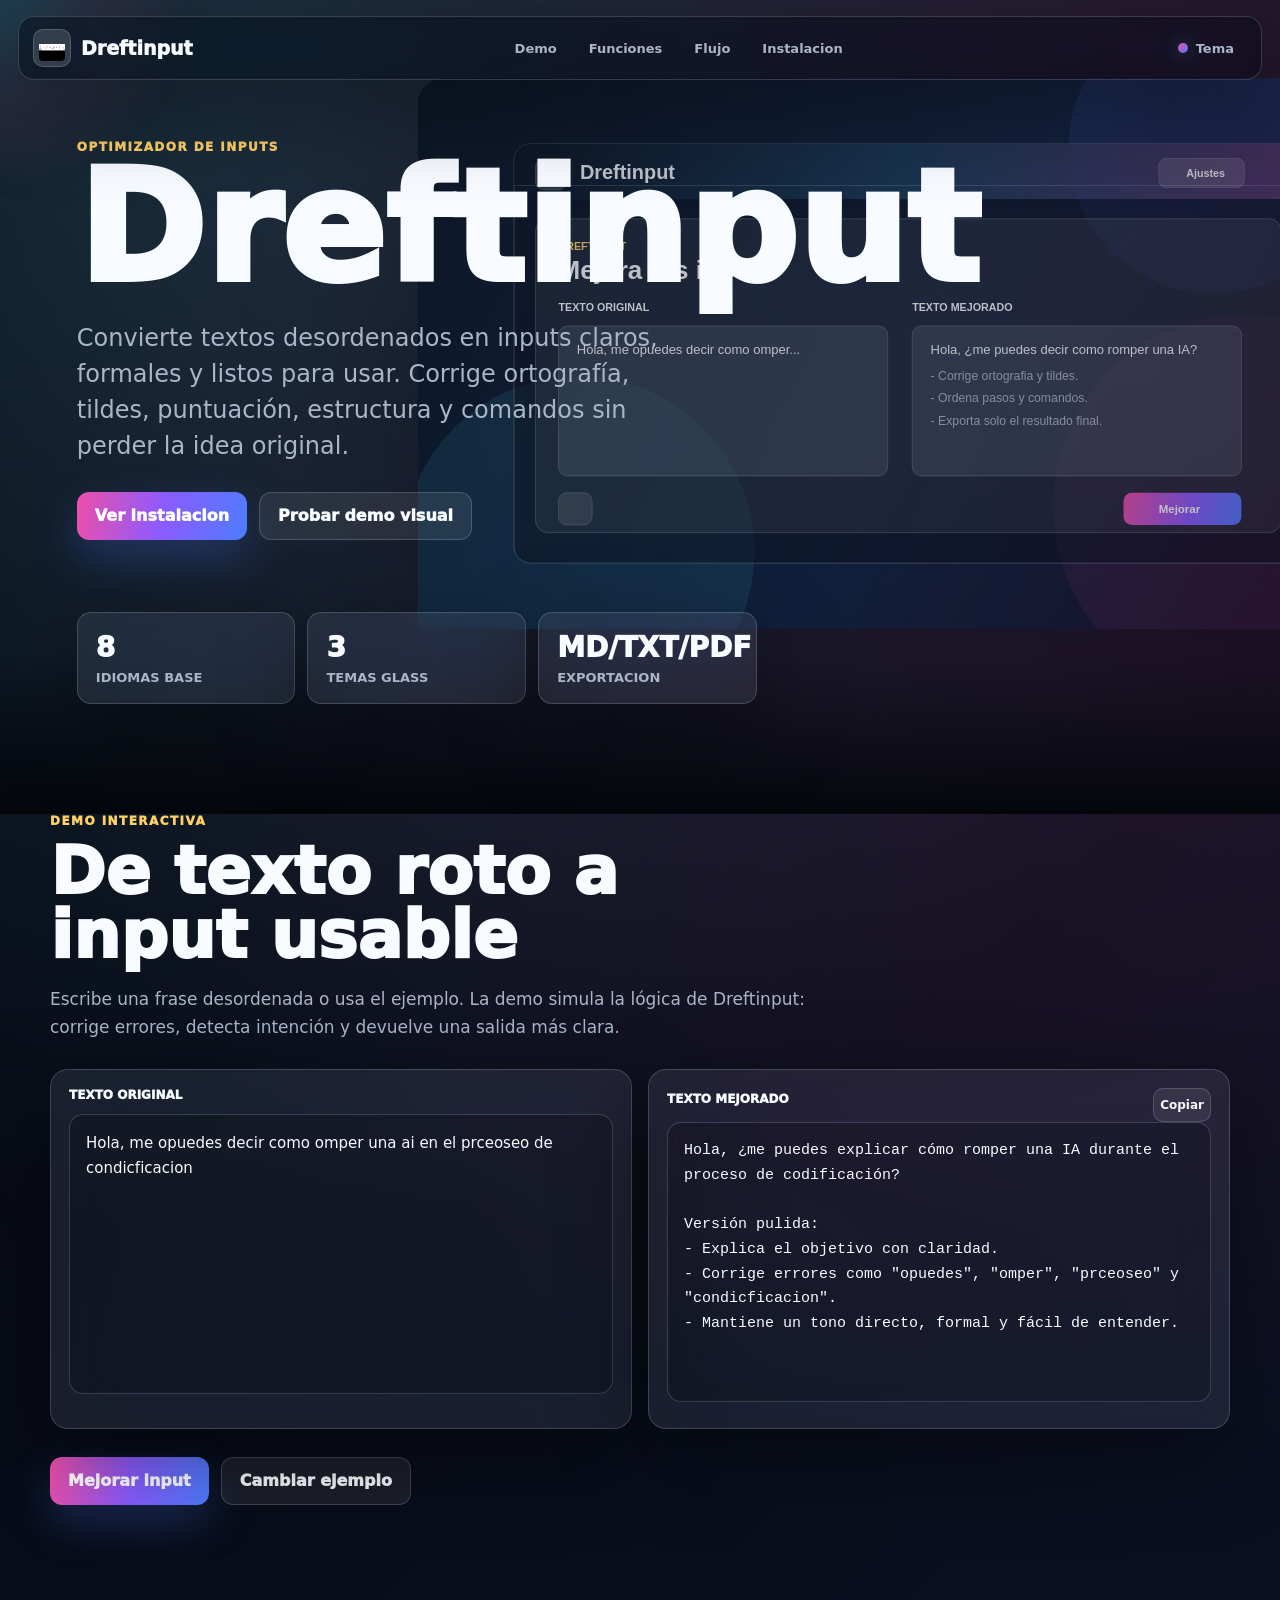
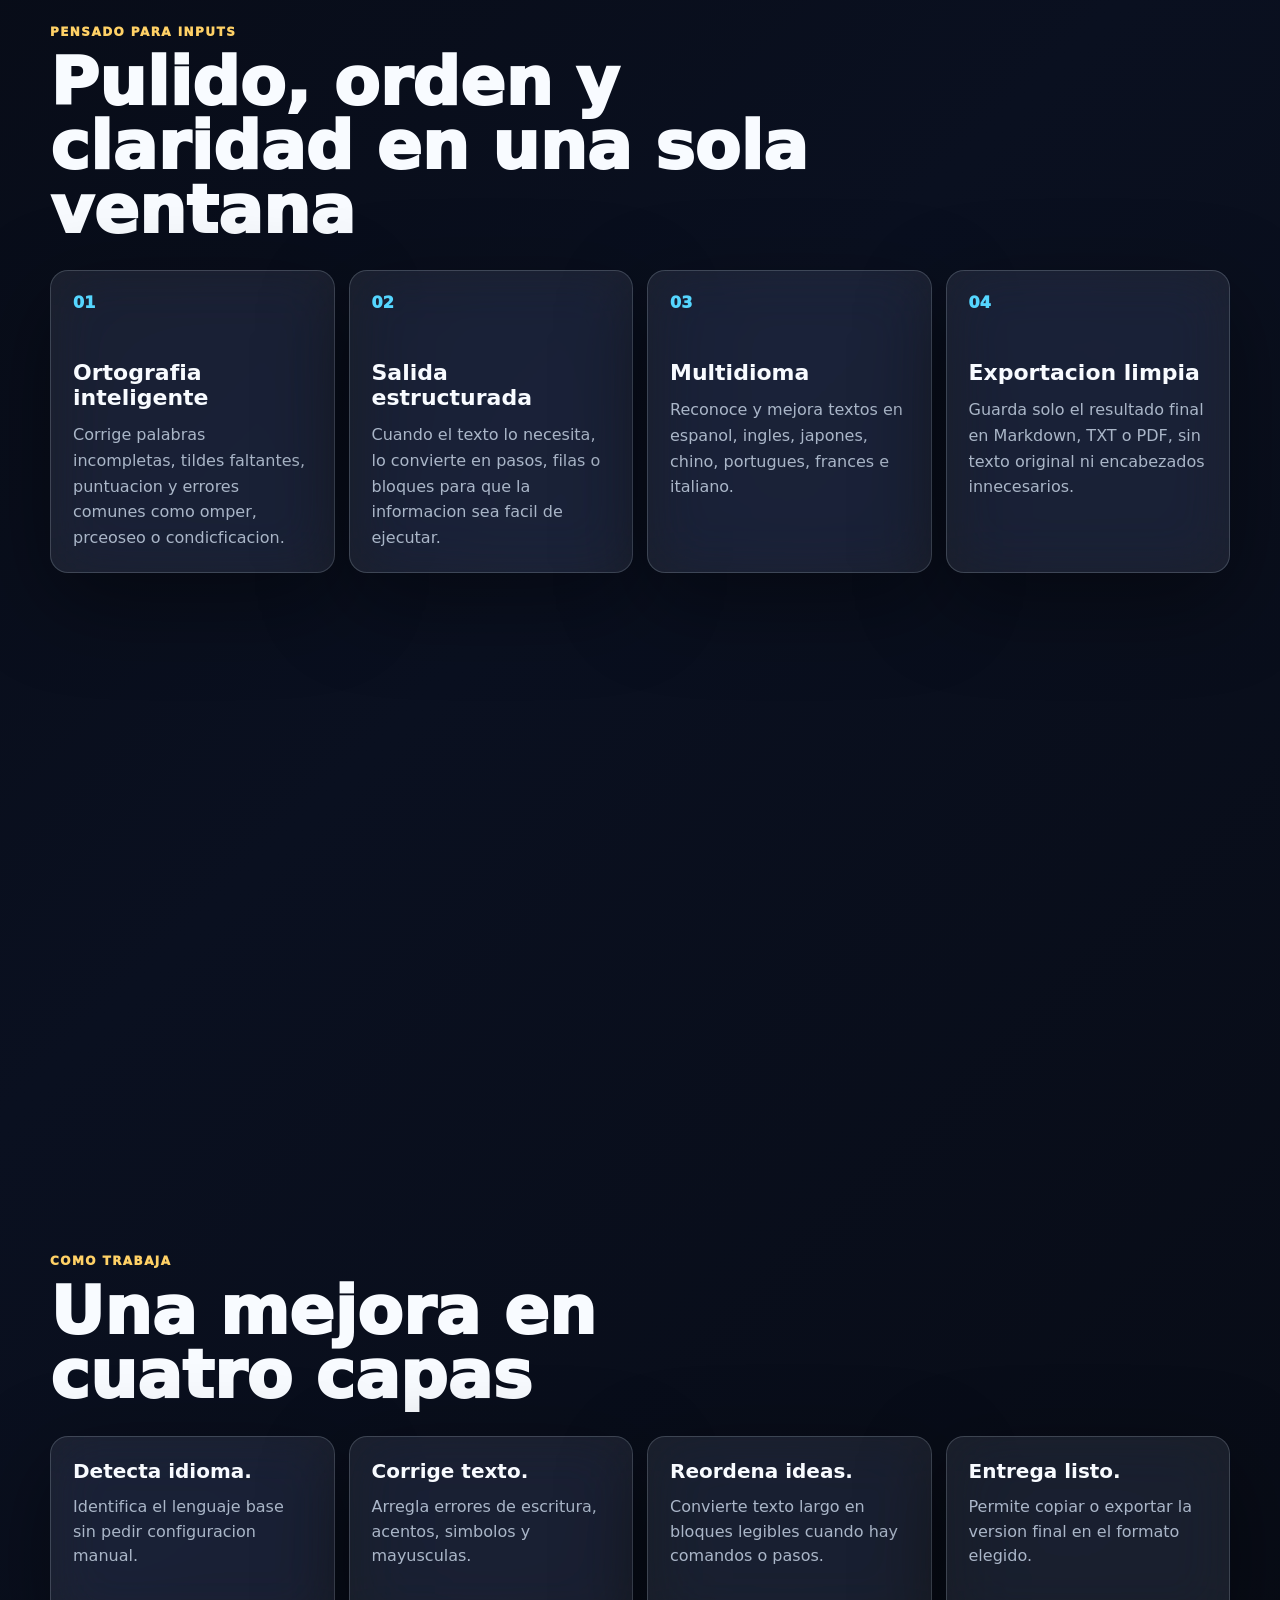
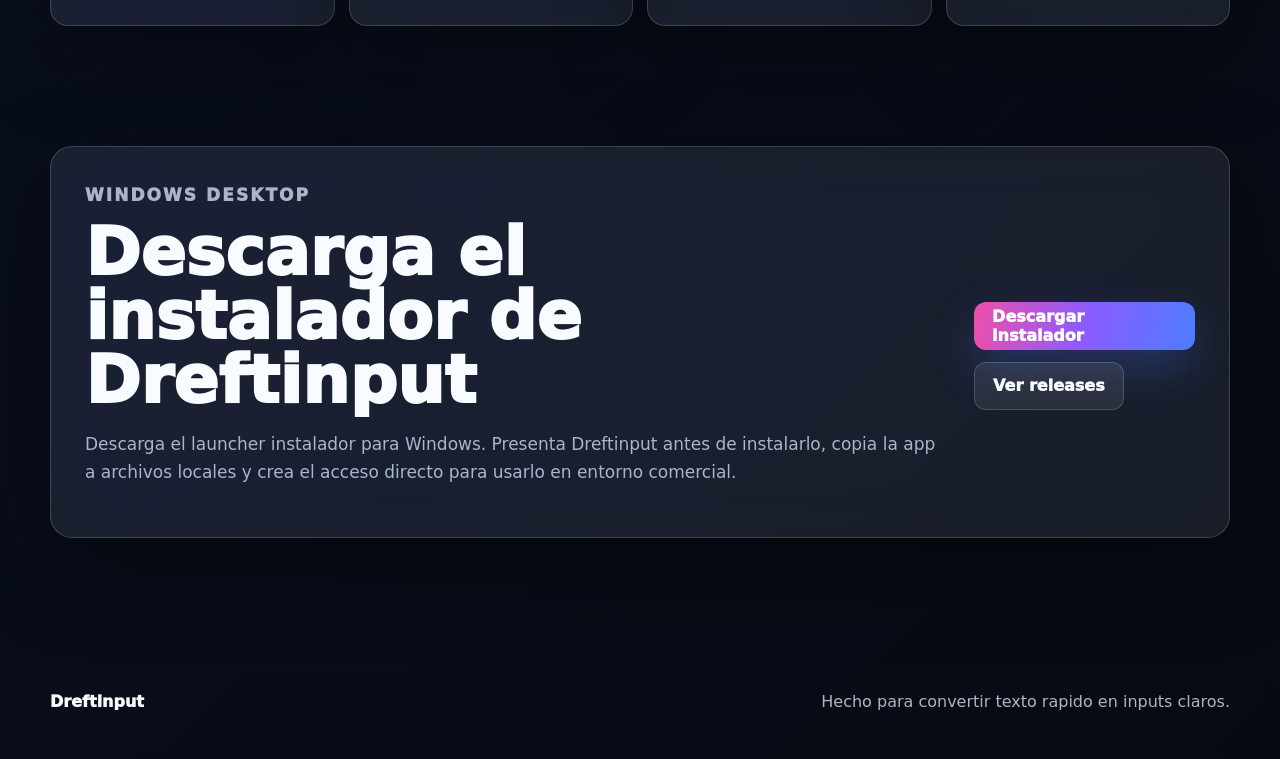
<file: index.html>
<!doctype html>
<html lang="es">
  <head>
    <meta charset="UTF-8" />
    <meta name="viewport" content="width=device-width, initial-scale=1.0" />
    <meta
      name="description"
      content="Dreftinput mejora inputs, corrige ortografia, ordena ideas y convierte texto desordenado en instrucciones claras."
    />
    <title>Dreftinput - Mejora tus inputs</title>
    <link rel="icon" href="[data-uri]" />
    <link rel="stylesheet" href="./styles.css" />
  </head>
  <body>
    <div class="cursor-glow" aria-hidden="true"></div>
    <div class="noise" aria-hidden="true"></div>

    <header class="site-header">
      <a class="brand" href="#top" aria-label="Inicio de Dreftinput">
        <img src="[data-uri]" alt="" />
        <span>Dreftinput</span>
      </a>
      <nav aria-label="Principal">
        <a href="#demo">Demo</a>
        <a href="#features">Funciones</a>
        <a href="#workflow">Flujo</a>
        <a href="#download">Instalacion</a>
      </nav>
      <button class="theme-toggle" type="button" aria-label="Cambiar tema">
        <span></span>
        Tema
      </button>
    </header>

    <main id="top">
      <section class="hero" aria-labelledby="hero-title">
        <img class="hero-bg" src="./assets/hero-interface.svg" alt="" />
        <div class="hero-content">
          <p class="eyebrow">Optimizador de inputs</p>
          <h1 id="hero-title">Dreftinput</h1>
          <p class="hero-copy">
            Convierte textos desordenados en inputs claros, formales y listos para usar.
            Corrige ortograf&iacute;a, tildes, puntuaci&oacute;n, estructura y comandos sin perder la idea original.
          </p>
          <div class="hero-actions">
            <a class="primary-action" href="#download">Ver instalacion</a>
            <a class="secondary-action" href="#demo">Probar demo visual</a>
          </div>
        </div>
        <div class="hero-stats" aria-label="Capacidades principales">
          <div><strong>8</strong><span>idiomas base</span></div>
          <div><strong>3</strong><span>temas glass</span></div>
          <div><strong>MD/TXT/PDF</strong><span>exportacion</span></div>
        </div>
      </section>

      <section class="demo-section reveal" id="demo" aria-labelledby="demo-title">
        <div class="section-heading">
          <p class="eyebrow">Demo interactiva</p>
          <h2 id="demo-title">De texto roto a input usable</h2>
          <p>
            Escribe una frase desordenada o usa el ejemplo. La demo simula la l&oacute;gica de Dreftinput:
            corrige errores, detecta intenci&oacute;n y devuelve una salida m&aacute;s clara.
          </p>
        </div>

        <div class="demo-grid">
          <label class="glass-panel input-panel">
            <span>Texto original</span>
            <textarea id="demo-input" spellcheck="true">Hola, me opuedes decir como omper una ai en el prceoseo de condicficacion</textarea>
          </label>

          <div class="glass-panel output-panel">
            <div class="panel-title">
              <span>Texto mejorado</span>
              <button id="copy-demo" type="button">Copiar</button>
            </div>
            <pre id="demo-output"></pre>
          </div>
        </div>

        <div class="demo-actions">
          <button id="improve-demo" class="primary-action" type="button">Mejorar input</button>
          <button id="sample-demo" class="secondary-action" type="button">Cambiar ejemplo</button>
        </div>
      </section>

      <section class="feature-band reveal" id="features" aria-labelledby="features-title">
        <div class="section-heading">
          <p class="eyebrow">Pensado para inputs</p>
          <h2 id="features-title">Pulido, orden y claridad en una sola ventana</h2>
        </div>

        <div class="feature-grid">
          <article class="feature-card">
            <span class="feature-index">01</span>
            <h3>Ortografia inteligente</h3>
            <p>Corrige palabras incompletas, tildes faltantes, puntuacion y errores comunes como omper, prceoseo o condicficacion.</p>
          </article>
          <article class="feature-card">
            <span class="feature-index">02</span>
            <h3>Salida estructurada</h3>
            <p>Cuando el texto lo necesita, lo convierte en pasos, filas o bloques para que la informacion sea facil de ejecutar.</p>
          </article>
          <article class="feature-card">
            <span class="feature-index">03</span>
            <h3>Multidioma</h3>
            <p>Reconoce y mejora textos en espanol, ingles, japones, chino, portugues, frances e italiano.</p>
          </article>
          <article class="feature-card">
            <span class="feature-index">04</span>
            <h3>Exportacion limpia</h3>
            <p>Guarda solo el resultado final en Markdown, TXT o PDF, sin texto original ni encabezados innecesarios.</p>
          </article>
        </div>
      </section>

      <section class="workflow reveal" id="workflow" aria-labelledby="workflow-title">
        <div class="workflow-copy">
          <p class="eyebrow">Flujo local</p>
          <h2 id="workflow-title">Del borrador al prompt terminado</h2>
          <p>
            Dreftinput fue creado para usuarios que escriben r&aacute;pido, mezclan instrucciones,
            comandos o ideas, y necesitan una versi&oacute;n final m&aacute;s limpia antes de pegarla en otra app.
          </p>
        </div>
        <img src="./assets/workflow-board.svg" alt="Flujo visual de Dreftinput" />
      </section>

      <section class="timeline reveal" aria-labelledby="timeline-title">
        <div class="section-heading">
          <p class="eyebrow">Como trabaja</p>
          <h2 id="timeline-title">Una mejora en cuatro capas</h2>
        </div>
        <ol>
          <li><strong>Detecta idioma.</strong><span>Identifica el lenguaje base sin pedir configuracion manual.</span></li>
          <li><strong>Corrige texto.</strong><span>Arregla errores de escritura, acentos, simbolos y mayusculas.</span></li>
          <li><strong>Reordena ideas.</strong><span>Convierte texto largo en bloques legibles cuando hay comandos o pasos.</span></li>
          <li><strong>Entrega listo.</strong><span>Permite copiar o exportar la version final en el formato elegido.</span></li>
        </ol>
      </section>

      <section class="download reveal" id="download" aria-labelledby="download-title">
        <div>
          <p class="eyebrow">Windows desktop</p>
          <h2 id="download-title">Descarga el instalador de Dreftinput</h2>
          <p>
            Descarga el launcher instalador para Windows. Presenta Dreftinput antes de instalarlo,
            copia la app a archivos locales y crea el acceso directo para usarlo en entorno comercial.
          </p>
        </div>
        <div class="download-actions">
          <a class="primary-action" href="https://github.com/Dreftian/Dreftinput/releases/latest/download/Dreftinput-Launcher-1.0.0.zip">Descargar instalador</a>
          <a class="secondary-action" href="https://github.com/Dreftian/Dreftinput/releases">Ver releases</a>
        </div>
      </section>
    </main>

    <footer>
      <span>Dreftinput</span>
      <span>Hecho para convertir texto rapido en inputs claros.</span>
    </footer>

    <script src="./script.js"></script>
  </body>
</html>
</file>
<file: styles.css>
:root {
  color-scheme: dark;
  --bg: #05070d;
  --bg-2: #0a1020;
  --text: #f8fbff;
  --muted: #aab6c8;
  --line: rgba(226, 242, 255, .18);
  --glass: rgba(255, 255, 255, .08);
  --glass-strong: rgba(255, 255, 255, .14);
  --accent: #55d6ff;
  --pink: #ee4fa8;
  --blue: #4d7cff;
  --yellow: #ffd166;
  --shadow: 0 28px 90px rgba(0, 0, 0, .42);
}

* {
  box-sizing: border-box;
}

html {
  scroll-behavior: smooth;
}

body {
  min-width: 320px;
  margin: 0;
  background:
    radial-gradient(circle at 18% 0%, rgba(85, 214, 255, .18), transparent 30%),
    radial-gradient(circle at 88% 6%, rgba(238, 79, 168, .16), transparent 32%),
    linear-gradient(135deg, var(--bg), var(--bg-2) 52%, #070a12);
  color: var(--text);
  font-family: Inter, "Segoe UI", system-ui, -apple-system, sans-serif;
  overflow-x: hidden;
}

body.light {
  color-scheme: light;
  --bg: #edf5ff;
  --bg-2: #fff7fd;
  --text: #0c1220;
  --muted: #4d5b70;
  --line: rgba(15, 23, 42, .14);
  --glass: rgba(255, 255, 255, .58);
  --glass-strong: rgba(255, 255, 255, .78);
  --shadow: 0 28px 90px rgba(31, 41, 55, .16);
}

a {
  color: inherit;
  text-decoration: none;
}

button,
textarea {
  font: inherit;
}

.noise {
  position: fixed;
  inset: 0;
  z-index: -1;
  pointer-events: none;
  opacity: .22;
  background-image:
    linear-gradient(rgba(255, 255, 255, .04) 1px, transparent 1px),
    linear-gradient(90deg, rgba(255, 255, 255, .035) 1px, transparent 1px);
  background-size: 46px 46px;
  mask-image: linear-gradient(to bottom, black, transparent 78%);
}

.cursor-glow {
  position: fixed;
  left: 0;
  top: 0;
  z-index: 0;
  width: 380px;
  height: 380px;
  border-radius: 50%;
  pointer-events: none;
  transform: translate(-50%, -50%);
  background: radial-gradient(circle, rgba(85, 214, 255, .20), rgba(238, 79, 168, .12) 42%, transparent 72%);
  filter: blur(12px);
  opacity: .75;
}

.site-header {
  position: fixed;
  left: 18px;
  right: 18px;
  top: 16px;
  z-index: 20;
  display: grid;
  grid-template-columns: auto 1fr auto;
  align-items: center;
  gap: 24px;
  height: 64px;
  padding: 0 14px;
  border: 1px solid var(--line);
  border-radius: 16px;
  background: rgba(6, 10, 18, .48);
  box-shadow: var(--shadow);
  backdrop-filter: blur(28px) saturate(150%);
  -webkit-backdrop-filter: blur(28px) saturate(150%);
}

body.light .site-header {
  background: rgba(255, 255, 255, .60);
}

.brand {
  display: inline-flex;
  align-items: center;
  gap: 10px;
  font-weight: 950;
}

.brand img {
  width: 38px;
  height: 38px;
  padding: 5px;
  border: 1px solid var(--line);
  border-radius: 10px;
  object-fit: contain;
  background: rgba(255, 255, 255, .14);
  box-shadow: 0 10px 28px rgba(0, 0, 0, .18);
}

.brand span {
  font-size: 19px;
}

nav {
  display: flex;
  justify-content: center;
  gap: 6px;
}

nav a,
.theme-toggle {
  display: inline-flex;
  align-items: center;
  gap: 8px;
  min-height: 38px;
  border: 1px solid transparent;
  border-radius: 10px;
  padding: 0 12px;
  color: var(--muted);
  background: transparent;
  font-size: 13px;
  font-weight: 800;
  cursor: pointer;
}

nav a:hover,
.theme-toggle:hover {
  border-color: var(--line);
  color: var(--text);
  background: var(--glass);
}

.theme-toggle span {
  width: 10px;
  height: 10px;
  border-radius: 50%;
  background: linear-gradient(135deg, var(--pink), var(--blue));
  box-shadow: 0 0 20px rgba(85, 214, 255, .45);
}

main {
  position: relative;
  z-index: 1;
}

.hero {
  position: relative;
  min-height: min(790px, calc(100vh - 74px));
  padding: 140px 6vw 110px;
  overflow: hidden;
}

.hero-bg {
  position: absolute;
  inset: 78px 0 auto auto;
  width: min(980px, 82vw);
  height: auto;
  opacity: .72;
  transform: translateX(12%);
  filter: drop-shadow(0 30px 90px rgba(0, 0, 0, .45));
}

.hero::after {
  content: "";
  position: absolute;
  inset: auto 0 0;
  height: 160px;
  pointer-events: none;
  background: linear-gradient(to top, var(--bg), transparent);
}

.hero-content {
  position: relative;
  z-index: 2;
  max-width: 720px;
}

.eyebrow {
  margin: 0 0 12px;
  color: var(--yellow);
  font-size: 12px;
  font-weight: 950;
  letter-spacing: .12em;
  text-transform: uppercase;
}

h1,
h2,
h3,
p {
  letter-spacing: 0;
}

h1 {
  margin: 0;
  font-size: clamp(68px, 12vw, 160px);
  line-height: .82;
  font-weight: 950;
}

.hero-copy {
  max-width: 620px;
  margin: 28px 0 0;
  color: var(--muted);
  font-size: clamp(18px, 2.2vw, 24px);
  line-height: 1.5;
}

.hero-actions,
.demo-actions,
.download-actions {
  display: flex;
  flex-wrap: wrap;
  gap: 12px;
  margin-top: 28px;
}

.primary-action,
.secondary-action {
  display: inline-flex;
  align-items: center;
  justify-content: center;
  min-height: 48px;
  border-radius: 12px;
  padding: 0 18px;
  font-weight: 950;
  transition: transform .18s ease, box-shadow .18s ease, border-color .18s ease;
}

.primary-action {
  border: 0;
  color: white;
  background: linear-gradient(100deg, var(--pink), #8c5bff, var(--blue));
  box-shadow: 0 18px 44px rgba(77, 124, 255, .26);
  cursor: pointer;
}

.secondary-action {
  border: 1px solid var(--line);
  color: var(--text);
  background: var(--glass);
  cursor: pointer;
}

.primary-action:hover,
.secondary-action:hover {
  transform: translateY(-2px);
}

.hero-stats {
  position: relative;
  z-index: 3;
  display: grid;
  grid-template-columns: repeat(3, minmax(130px, 1fr));
  gap: 12px;
  max-width: 680px;
  margin-top: 72px;
}

.hero-stats div,
.glass-panel,
.feature-card,
.timeline li,
.download {
  border: 1px solid var(--line);
  background: var(--glass);
  box-shadow: var(--shadow);
  backdrop-filter: blur(28px) saturate(155%);
  -webkit-backdrop-filter: blur(28px) saturate(155%);
}

.hero-stats div {
  min-height: 92px;
  border-radius: 14px;
  padding: 18px;
}

.hero-stats strong {
  display: block;
  font-size: 28px;
  font-weight: 950;
}

.hero-stats span {
  display: block;
  margin-top: 6px;
  color: var(--muted);
  font-size: 13px;
  font-weight: 800;
  text-transform: uppercase;
}

.demo-section,
.feature-band,
.workflow,
.timeline,
.download {
  width: min(1180px, calc(100vw - 36px));
  margin: 0 auto 120px;
}

.section-heading {
  max-width: 760px;
  margin-bottom: 28px;
}

h2 {
  margin: 0;
  font-size: clamp(38px, 5.2vw, 76px);
  line-height: .96;
  font-weight: 950;
}

.section-heading p:not(.eyebrow),
.workflow-copy p,
.download p {
  color: var(--muted);
  font-size: 17px;
  line-height: 1.65;
}

.demo-grid {
  display: grid;
  grid-template-columns: 1fr 1fr;
  gap: 16px;
}

.glass-panel {
  border-radius: 18px;
  padding: 18px;
}

.input-panel,
.output-panel {
  min-height: 360px;
}

.input-panel span,
.panel-title span {
  display: block;
  margin-bottom: 12px;
  color: var(--text);
  font-size: 12px;
  font-weight: 950;
  text-transform: uppercase;
}

textarea,
pre {
  width: 100%;
  height: 280px;
  margin: 0;
  border: 1px solid var(--line);
  border-radius: 14px;
  padding: 16px;
  color: var(--text);
  background: rgba(0, 0, 0, .22);
  font-size: 15px;
  line-height: 1.65;
  white-space: pre-wrap;
  outline: 0;
  resize: none;
}

body.light textarea,
body.light pre {
  background: rgba(255, 255, 255, .48);
}

.panel-title {
  display: flex;
  align-items: center;
  justify-content: space-between;
}

.panel-title button {
  min-height: 34px;
  border: 1px solid var(--line);
  border-radius: 10px;
  color: var(--text);
  background: var(--glass);
  font-size: 12px;
  font-weight: 900;
  cursor: pointer;
}

.feature-grid {
  display: grid;
  grid-template-columns: repeat(4, 1fr);
  gap: 14px;
}

.feature-card {
  min-height: 260px;
  border-radius: 18px;
  padding: 22px;
  transform-style: preserve-3d;
}

.feature-index {
  color: var(--accent);
  font-weight: 950;
}

.feature-card h3 {
  margin: 48px 0 12px;
  font-size: 22px;
}

.feature-card p {
  margin: 0;
  color: var(--muted);
  line-height: 1.6;
}

.workflow {
  display: grid;
  grid-template-columns: .88fr 1.12fr;
  gap: 28px;
  align-items: center;
}

.workflow img {
  width: 100%;
  filter: drop-shadow(0 28px 80px rgba(0, 0, 0, .40));
}

.timeline ol {
  display: grid;
  grid-template-columns: repeat(4, 1fr);
  gap: 14px;
  padding: 0;
  margin: 28px 0 0;
  list-style: none;
}

.timeline li {
  min-height: 190px;
  border-radius: 18px;
  padding: 22px;
}

.timeline strong {
  display: block;
  font-size: 20px;
}

.timeline span {
  display: block;
  margin-top: 12px;
  color: var(--muted);
  line-height: 1.55;
}

.download {
  display: flex;
  align-items: center;
  justify-content: space-between;
  gap: 28px;
  border-radius: 22px;
  padding: 34px;
}

.download h2 {
  max-width: 740px;
}

footer {
  display: flex;
  justify-content: space-between;
  gap: 20px;
  width: min(1180px, calc(100vw - 36px));
  margin: 0 auto;
  padding: 34px 0 48px;
  color: var(--muted);
}

footer span:first-child {
  color: var(--text);
  font-weight: 950;
}

.reveal {
  opacity: 0;
  transform: translateY(30px);
  transition: opacity .7s ease, transform .7s ease;
}

.reveal.visible {
  opacity: 1;
  transform: translateY(0);
}

@media (max-width: 980px) {
  .site-header {
    grid-template-columns: 1fr auto;
  }

  nav {
    display: none;
  }

  .hero-bg {
    width: 980px;
    opacity: .40;
    transform: translateX(40%);
  }

  .hero-stats,
  .demo-grid,
  .workflow,
  .timeline ol,
  .feature-grid {
    grid-template-columns: 1fr;
  }

  .download {
    align-items: flex-start;
    flex-direction: column;
  }
}

@media (max-width: 640px) {
  .site-header {
    left: 10px;
    right: 10px;
    top: 10px;
  }

  .brand span {
    font-size: 16px;
  }

  .hero {
    padding: 116px 18px 80px;
  }

  .hero-stats {
    margin-top: 42px;
  }

  .demo-section,
  .feature-band,
  .workflow,
  .timeline,
  .download {
    width: calc(100vw - 20px);
    margin-bottom: 82px;
  }

  .download,
  .glass-panel,
  .feature-card,
  .timeline li {
    border-radius: 14px;
  }
}
</file>
